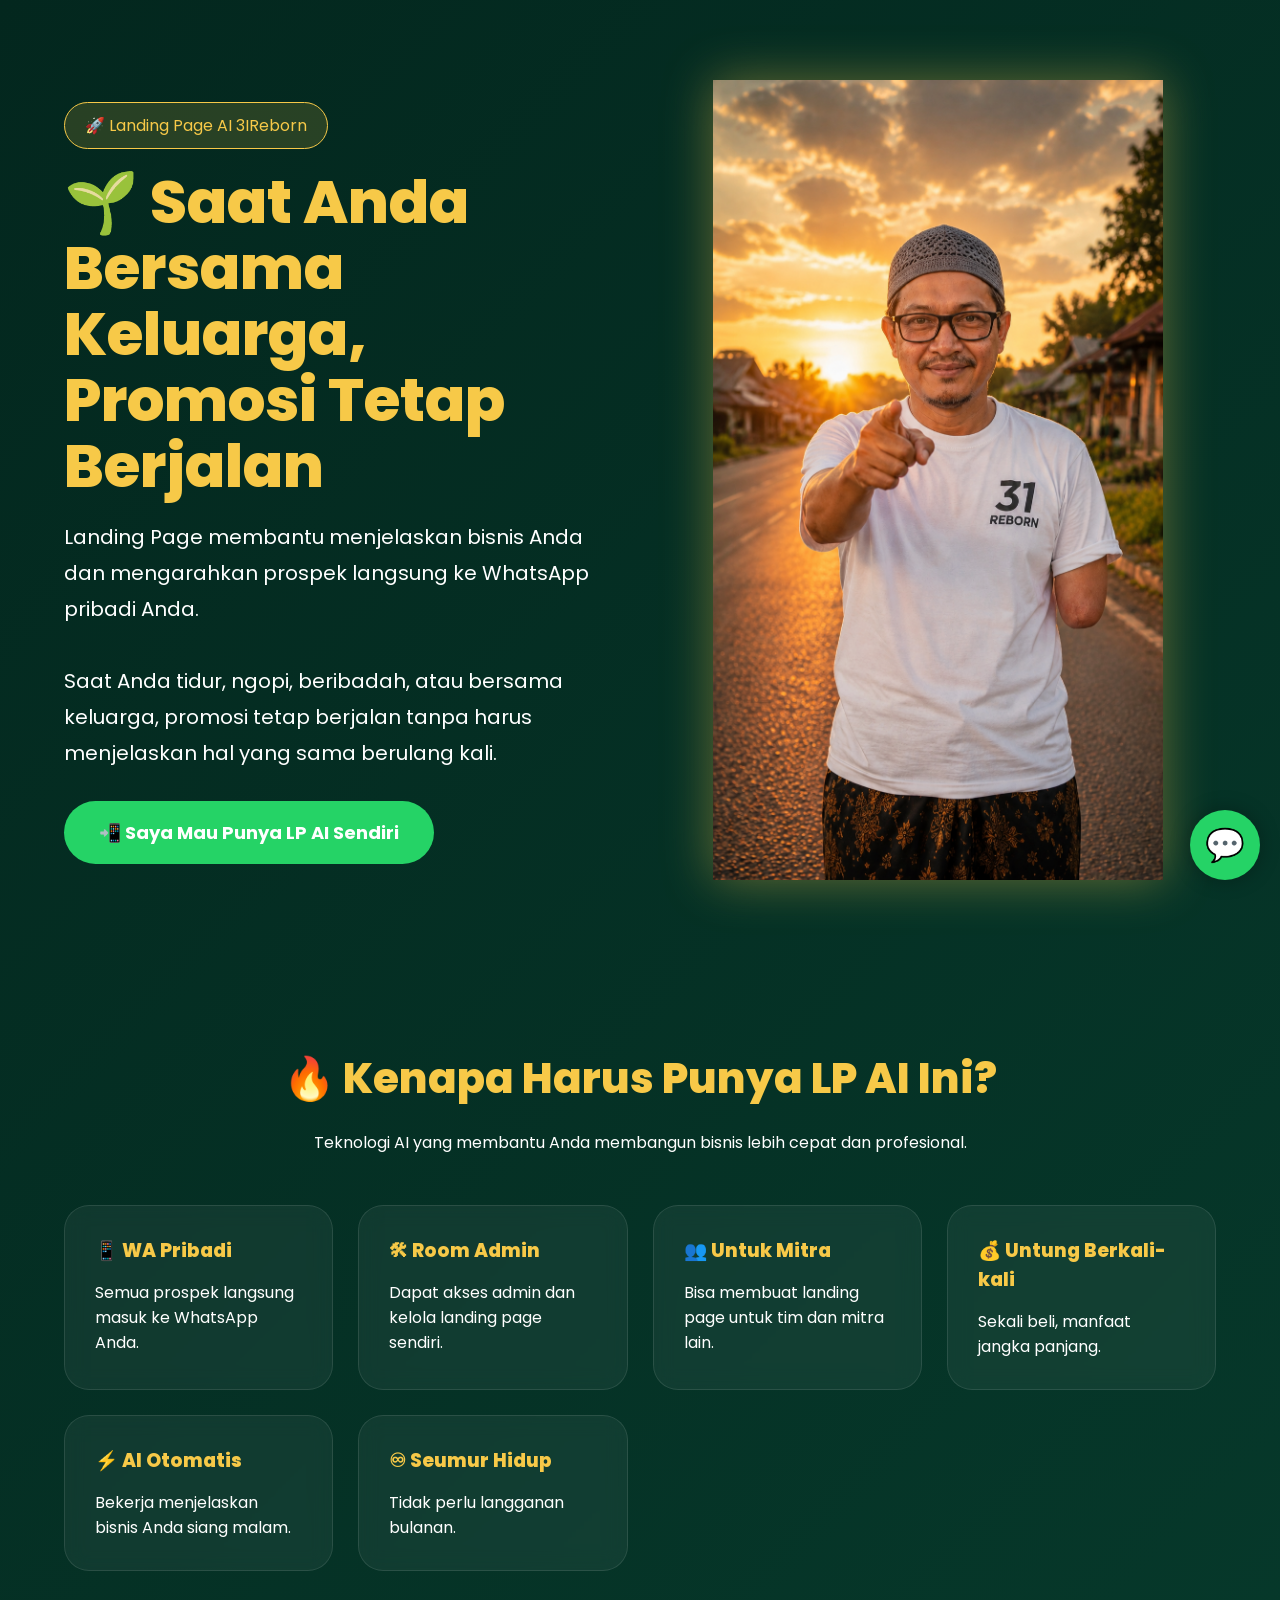
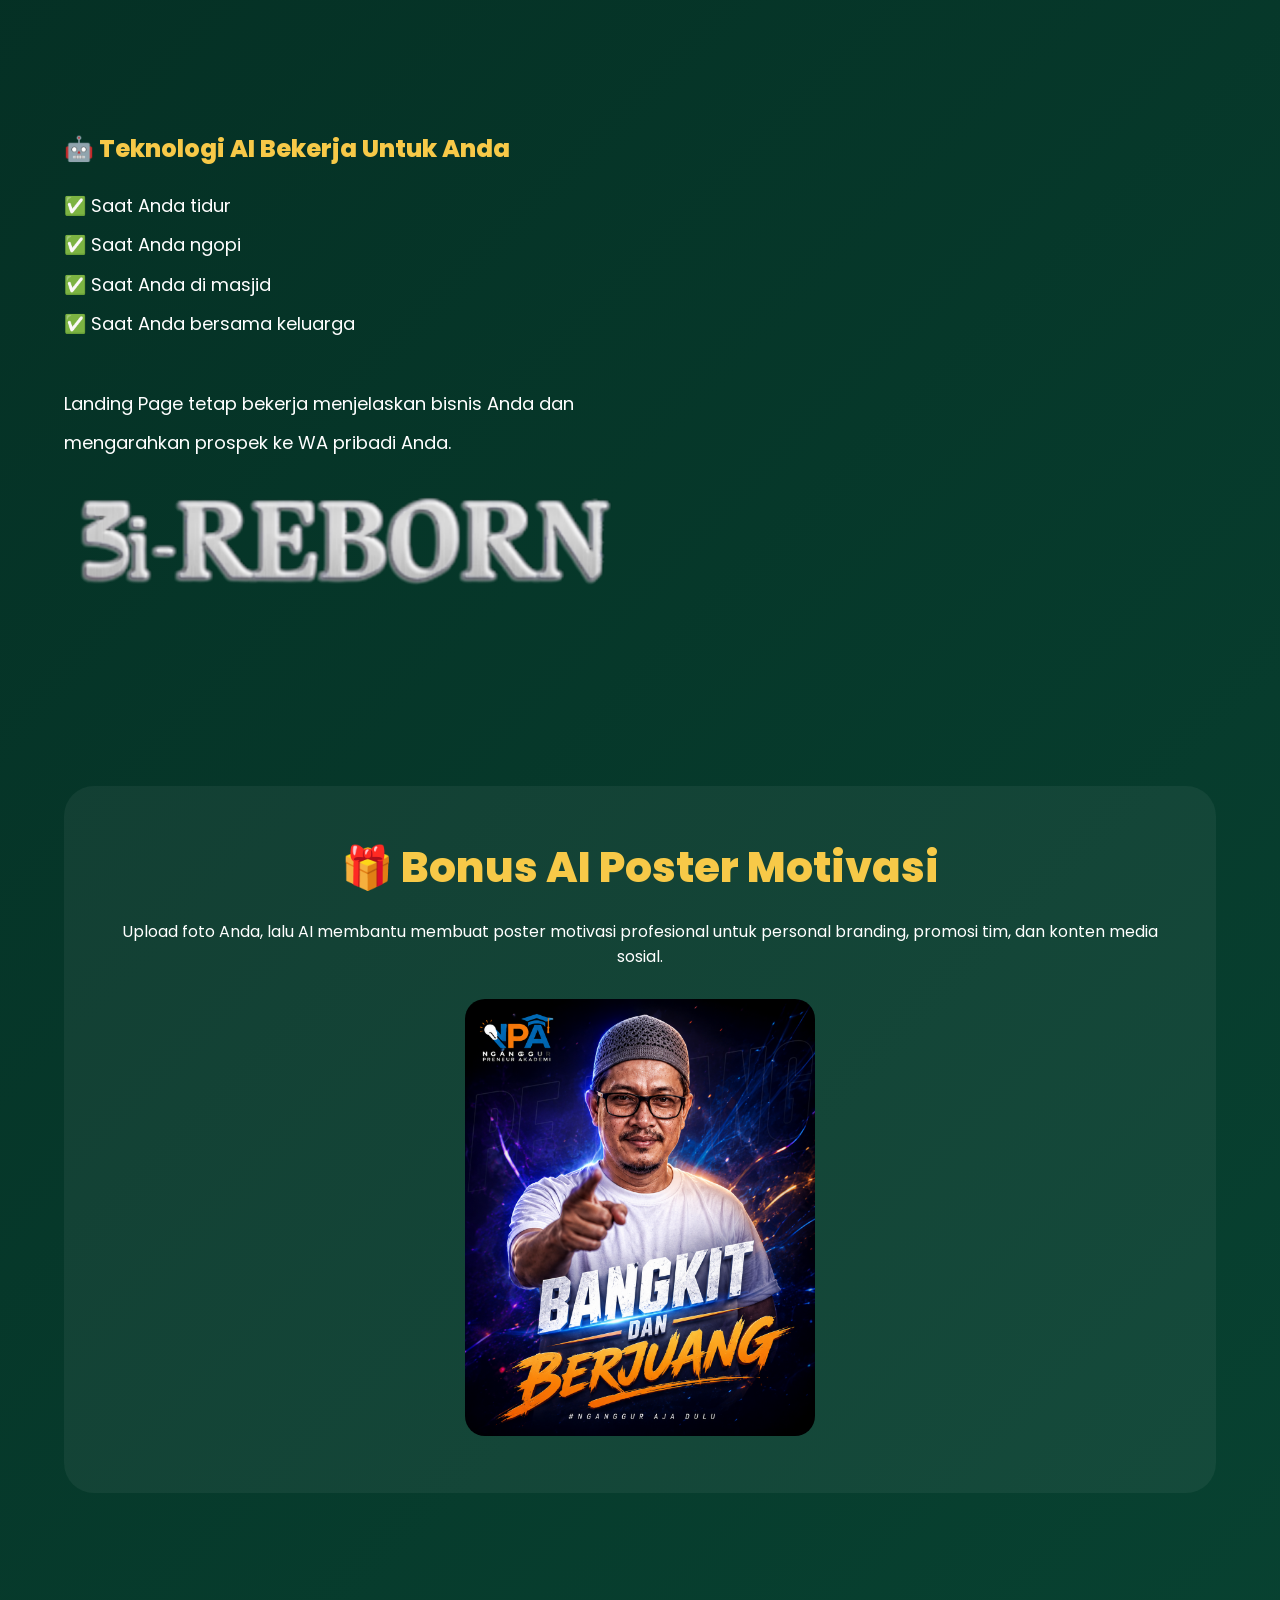
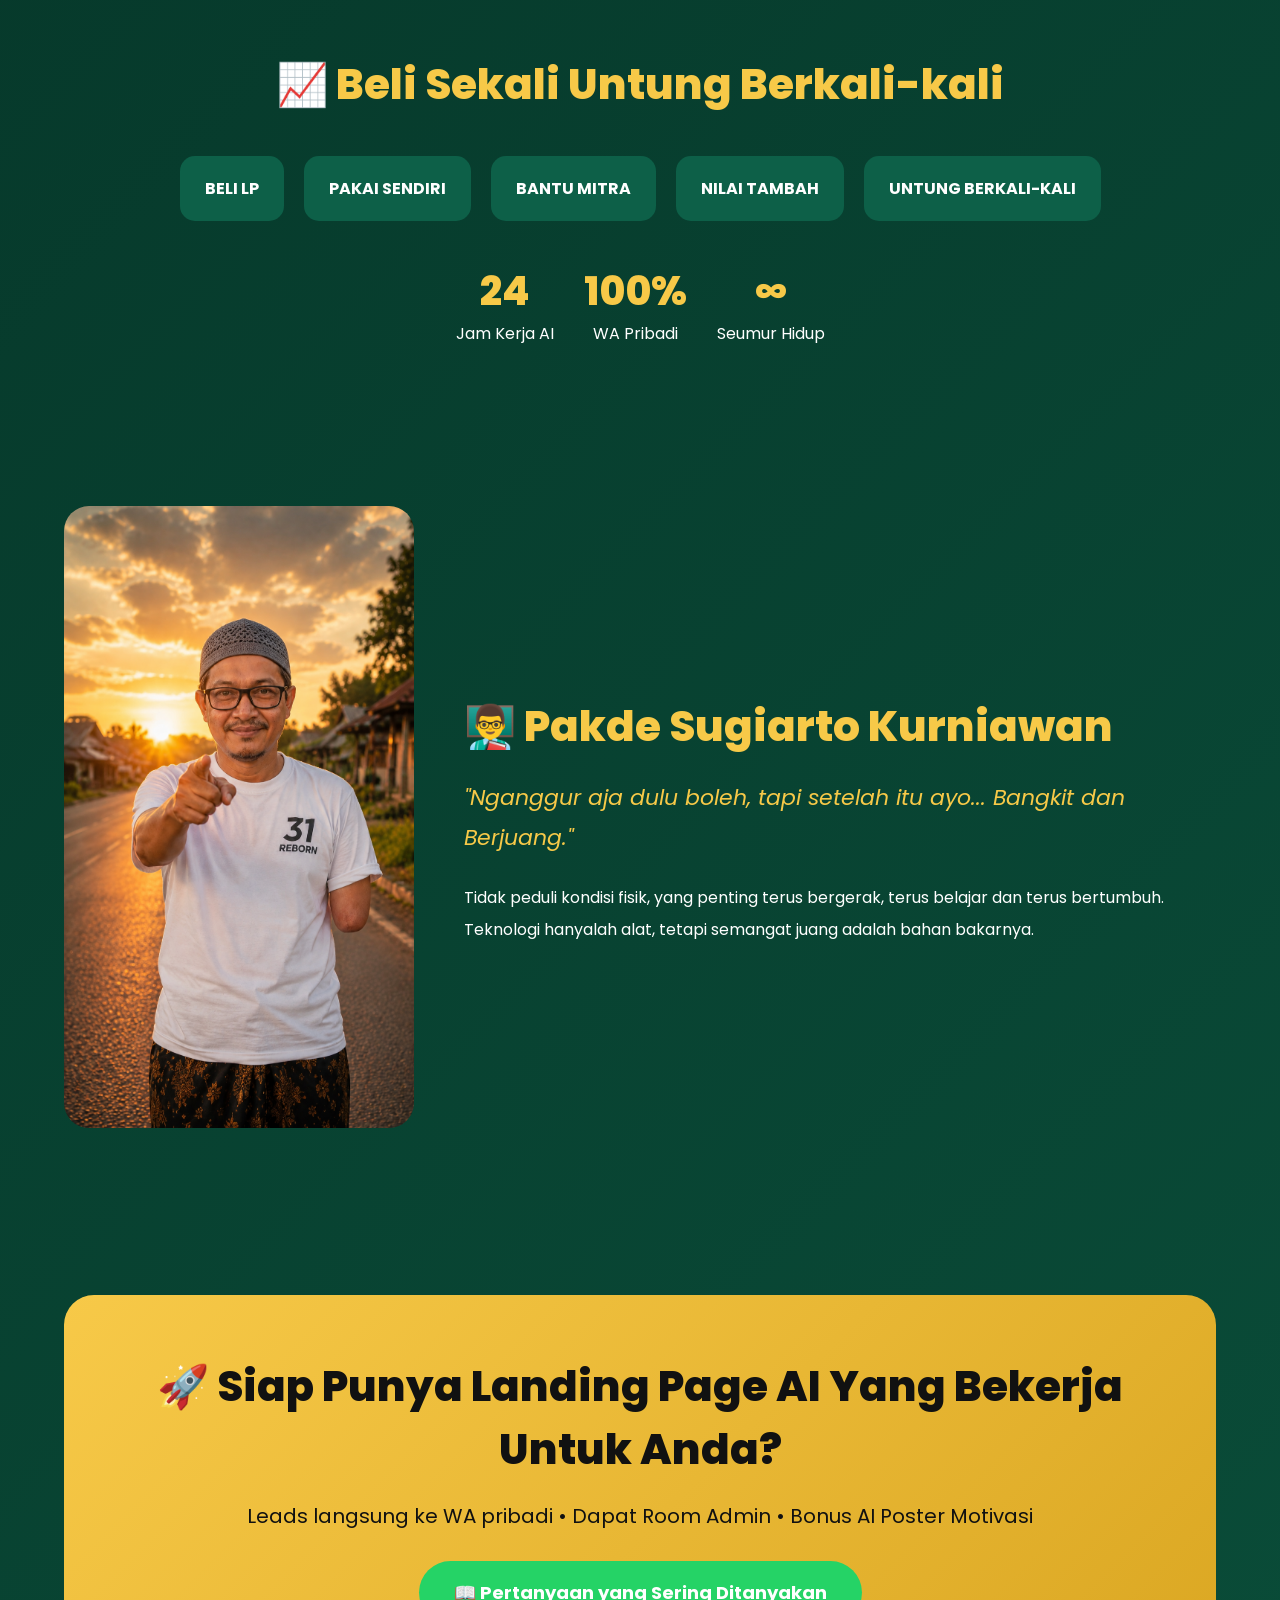
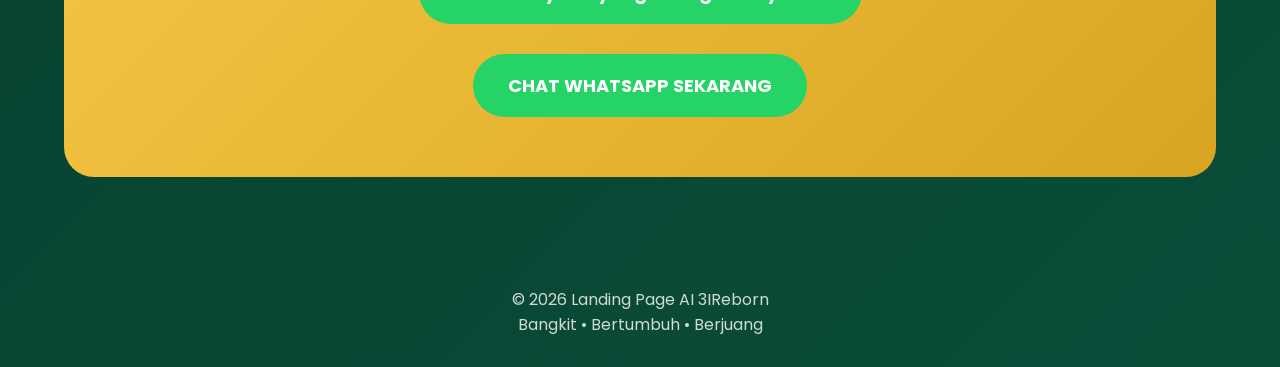
<file: index.html>
<!DOCTYPE html><html lang="id">
<head>
<meta charset="UTF-8">
<meta name="viewport" content="width=device-width, initial-scale=1.0"><title>Landing Page AI 3IReborn | Pakde Sugiarto</title><link href="https://fonts.googleapis.com/css2?family=Poppins:wght@300;400;500;600;700;800&display=swap" rel="stylesheet"><style>

:root{
--gold:#f7c948;
--green:#053b2d;
--green2:#0b5d45;
--white:#ffffff;
}

*{
margin:0;
padding:0;
box-sizing:border-box;
font-family:'Poppins',sans-serif;
}

html{
scroll-behavior:smooth;
}

body{
background:linear-gradient(135deg,#03271e,#0a4d39);
color:white;
overflow-x:hidden;
}

.container{
width:90%;
max-width:1200px;
margin:auto;
}

section{
padding:80px 0;
}

h1,h2,h3{
font-weight:800;
}

.hero{
min-height:100vh;
display:flex;
align-items:center;
}

.hero-content{
display:grid;
grid-template-columns:1fr 1fr;
gap:40px;
align-items:center;
}

.badge{
display:inline-block;
background:rgba(247,201,72,.15);
border:1px solid var(--gold);
padding:10px 20px;
border-radius:50px;
color:var(--gold);
margin-bottom:20px;
}

.hero h1{
font-size:60px;
line-height:1.1;
color:var(--gold);
margin-bottom:20px;
}

.hero p{
font-size:20px;
line-height:1.8;
}

.hero-img{
text-align:center;
}

.hero-img img{
max-width:450px;
width:100%;
filter:drop-shadow(0 0 25px rgba(247,201,72,.4));
}

.btn{
display:inline-block;
margin-top:30px;
padding:18px 35px;
background:#25D366;
color:white;
text-decoration:none;
border-radius:60px;
font-weight:700;
font-size:18px;
transition:.3s;
}

.btn:hover{
transform:translateY(-4px);
}

.section-title{
text-align:center;
font-size:42px;
margin-bottom:20px;
color:var(--gold);
}

.section-sub{
text-align:center;
max-width:800px;
margin:auto;
margin-bottom:50px;
}

.grid{
display:grid;
grid-template-columns:repeat(auto-fit,minmax(250px,1fr));
gap:25px;
}

.card{
background:rgba(255,255,255,.05);
backdrop-filter:blur(10px);
padding:30px;
border-radius:25px;
border:1px solid rgba(255,255,255,.1);
transition:.3s;
}

.card:hover{
transform:translateY(-8px);
}

.card h3{
margin-bottom:15px;
color:var(--gold);
}

.ai-box{
display:grid;
grid-template-columns:1fr 1fr;
gap:40px;
align-items:center;
}

.ai-image img{
width:100%;
border-radius:25px;
}

.list{
line-height:2.2;
font-size:18px;
}

.bonus{
background:rgba(255,255,255,.05);
border-radius:30px;
padding:50px;
text-align:center;
}

.bonus img{
max-width:350px;
width:100%;
border-radius:20px;
margin-top:30px;
}

.flow{
display:flex;
justify-content:center;
flex-wrap:wrap;
gap:20px;
margin-top:40px;
}

.flow-box{
background:#0d6048;
padding:20px 25px;
border-radius:15px;
font-weight:700;
}

.profile{
display:grid;
grid-template-columns:350px 1fr;
gap:50px;
align-items:center;
}

.profile img{
width:100%;
border-radius:25px;
}

.quote{
font-size:22px;
font-style:italic;
color:var(--gold);
line-height:1.8;
}

.cta{
text-align:center;
background:linear-gradient(135deg,#f7c948,#d9a520);
color:#111;
border-radius:30px;
padding:60px;
}

.cta h2{
font-size:42px;
margin-bottom:20px;
}

.cta p{
font-size:20px;
}

.footer{
padding:30px;
text-align:center;
opacity:.8;
}

.floating-wa{
position:fixed;
right:20px;
bottom:20px;
width:70px;
height:70px;
background:#25D366;
border-radius:50%;
display:flex;
justify-content:center;
align-items:center;
font-size:32px;
text-decoration:none;
color:white;
box-shadow:0 0 20px rgba(0,0,0,.3);
z-index:999;
}

.counter{
display:flex;
justify-content:center;
gap:30px;
margin-top:40px;
}

.counter-box{
text-align:center;
}

.counter-box h3{
font-size:40px;
color:var(--gold);
}

@media(max-width:900px){

.hero-content,
.ai-box,
.profile{
grid-template-columns:1fr;
}

.hero{
padding-top:50px;
}

.hero h1{
font-size:42px;
}

.section-title{
font-size:32px;
}

.cta h2{
font-size:30px;
}

}

</style></head><body><a class="floating-wa"
href="https://wa.me/6282240001731"
target="_blank">
💬
</a>

<section class="hero">
<div class="container"><div class="hero-content"><div><div class="badge">
🚀 Landing Page AI 3IReborn
</div><h1>
  🌱 Saat Anda Bersama Keluarga,<br>Promosi Tetap Berjalan</h1>
<p>

Landing Page membantu menjelaskan bisnis Anda dan mengarahkan prospek langsung ke WhatsApp pribadi Anda.
<br><br>
Saat Anda tidur, ngopi, beribadah, atau bersama keluarga, promosi tetap berjalan tanpa harus menjelaskan hal yang sama berulang kali.

</p><a href="https://wa.me/6282240001731" class="btn">
  📲 Saya Mau Punya LP AI Sendiri
</a></div><div class="hero-img">
<img src="pakde.png" alt="Pakde Sugiarto">
</div></div></div>
</section><section><div class="container"><h2 class="section-title">
🔥 Kenapa Harus Punya LP AI Ini?
</h2><p class="section-sub">
Teknologi AI yang membantu Anda membangun bisnis lebih cepat dan profesional.
</p><div class="grid"><div class="card">
<h3>📱 WA Pribadi</h3>
<p>Semua prospek langsung masuk ke WhatsApp Anda.</p>
</div><div class="card">
<h3>🛠 Room Admin</h3>
<p>Dapat akses admin dan kelola landing page sendiri.</p>
</div><div class="card">
<h3>👥 Untuk Mitra</h3>
<p>Bisa membuat landing page untuk tim dan mitra lain.</p>
</div><div class="card">
<h3>💰 Untung Berkali-kali</h3>
<p>Sekali beli, manfaat jangka panjang.</p>
</div><div class="card">
<h3>⚡ AI Otomatis</h3>
<p>Bekerja menjelaskan bisnis Anda siang malam.</p>
</div><div class="card">
<h3>♾ Seumur Hidup</h3>
<p>Tidak perlu langganan bulanan.</p>
</div></div></div></section><section><div class="container"><div class="ai-box"><div><h2 style="color:#f7c948;margin-bottom:20px;">
🤖 Teknologi AI Bekerja Untuk Anda
</h2>

<div class="list">
✅ Saat Anda tidur<br>
✅ Saat Anda ngopi<br>
✅ Saat Anda di masjid<br>
✅ Saat Anda bersama keluarga<br><br>Landing Page tetap bekerja menjelaskan bisnis Anda dan mengarahkan prospek ke WA pribadi Anda.
</div>
<div class="ai-image">
<img src="logo.png" alt="Logo 3IReborn">
</div>
  </div>
</section>
</div></div></section><section><div class="container"><div class="bonus"><h2 class="section-title">
🎁 Bonus AI Poster Motivasi
</h2><p>
Upload foto Anda, lalu AI membantu membuat poster motivasi profesional untuk personal branding, promosi tim, dan konten media sosial.
</p><img src="bangkit-berjuang.png"></section><section><div class="container"><h2 class="section-title">
📈 Beli Sekali Untung Berkali-kali
</h2><div class="flow"><div class="flow-box">BELI LP</div>
<div class="flow-box">PAKAI SENDIRI</div>
<div class="flow-box">BANTU MITRA</div>
<div class="flow-box">NILAI TAMBAH</div>
<div class="flow-box">UNTUNG BERKALI-KALI</div></div><div class="counter"><div class="counter-box">
<h3>24</h3>
<p>Jam Kerja AI</p>
</div><div class="counter-box">
<h3>100%</h3>
<p>WA Pribadi</p>
</div><div class="counter-box">
<h3>∞</h3>
<p>Seumur Hidup</p>
</div></div></div></section><section><div class="container"><div class="profile"><div>
<img src="pakde.png">
</div><div><h2 class="section-title" style="text-align:left;">
👨‍🏫 Pakde Sugiarto Kurniawan
</h2><p class="quote">
"Nganggur aja dulu boleh,
tapi setelah itu ayo...
Bangkit dan Berjuang."
</p><br><p style="line-height:2;">
Tidak peduli kondisi fisik, yang penting terus bergerak,
terus belajar dan terus bertumbuh.
Teknologi hanyalah alat,
tetapi semangat juang adalah bahan bakarnya.
</p></div></div></div></section><section><div class="container"><div class="cta"><h2>
🚀 Siap Punya Landing Page AI Yang Bekerja Untuk Anda?
</h2><p>
Leads langsung ke WA pribadi • Dapat Room Admin • Bonus AI Poster Motivasi
  <a href="faq.html" class="btn">
📖 Pertanyaan yang Sering Ditanyakan
</a>

<br>
</p><a  href="https://wa.me/6282240001731?text=Halo%20Pakde%20🙏%0A%0ASaya%20tertarik%20memiliki%20Landing%20Page%20AI%203IReborn.%0A%0AMohon%20info%20lengkapnya." class="btn">
CHAT WHATSAPP SEKARANG
</a></div></div></section><div class="footer">
© 2026 Landing Page AI 3IReborn
<br>
Bangkit • Bertumbuh • Berjuang
</div></body>
</html>
</file>
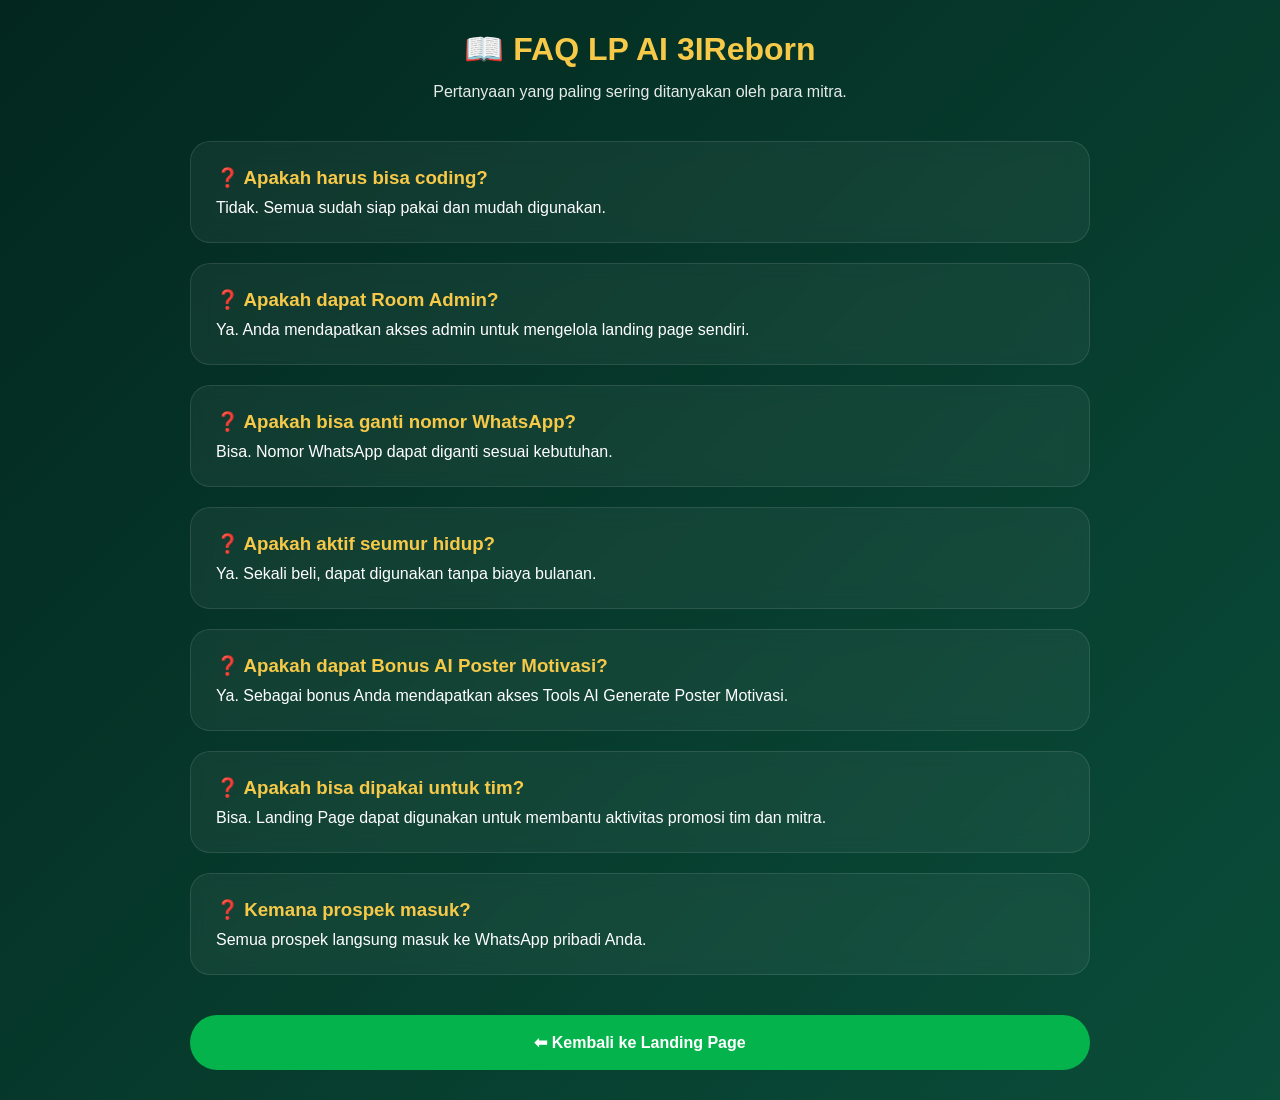
<file: faq.html>
<!DOCTYPE html>
<html lang="id">
<head>
<meta charset="UTF-8">
<meta name="viewport" content="width=device-width, initial-scale=1.0">

<title>FAQ LP AI 3IReborn</title>

<style>
*{
margin:0;
padding:0;
box-sizing:border-box;
font-family:Poppins,sans-serif;
}

body{
background:linear-gradient(135deg,#03271e,#0a4d39);
color:white;
padding:30px;
}

.container{
max-width:900px;
margin:auto;
}

h1{
text-align:center;
color:#f7c948;
margin-bottom:15px;
}

.subtitle{
text-align:center;
margin-bottom:40px;
opacity:.9;
}

.faq-item{
background:rgba(255,255,255,.05);
border:1px solid rgba(255,255,255,.1);
border-radius:20px;
padding:25px;
margin-bottom:20px;
backdrop-filter:blur(10px);
}

.faq-item h3{
color:#f7c948;
margin-bottom:10px;
}

.btn{
display:block;
text-align:center;
background:#05b34d;
color:white;
padding:18px;
border-radius:50px;
font-weight:bold;
text-decoration:none;
margin-top:40px;
}

.btn:hover{
opacity:.9;
}
</style>

</head>
<body>

<div class="container">

<h1>📖 FAQ LP AI 3IReborn</h1>

<p class="subtitle">
Pertanyaan yang paling sering ditanyakan oleh para mitra.
</p>

<div class="faq-item">
<h3>❓ Apakah harus bisa coding?</h3>
<p>Tidak. Semua sudah siap pakai dan mudah digunakan.</p>
</div>

<div class="faq-item">
<h3>❓ Apakah dapat Room Admin?</h3>
<p>Ya. Anda mendapatkan akses admin untuk mengelola landing page sendiri.</p>
</div>

<div class="faq-item">
<h3>❓ Apakah bisa ganti nomor WhatsApp?</h3>
<p>Bisa. Nomor WhatsApp dapat diganti sesuai kebutuhan.</p>
</div>

<div class="faq-item">
<h3>❓ Apakah aktif seumur hidup?</h3>
<p>Ya. Sekali beli, dapat digunakan tanpa biaya bulanan.</p>
</div>

<div class="faq-item">
<h3>❓ Apakah dapat Bonus AI Poster Motivasi?</h3>
<p>Ya. Sebagai bonus Anda mendapatkan akses Tools AI Generate Poster Motivasi.</p>
</div>

<div class="faq-item">
<h3>❓ Apakah bisa dipakai untuk tim?</h3>
<p>Bisa. Landing Page dapat digunakan untuk membantu aktivitas promosi tim dan mitra.</p>
</div>

<div class="faq-item">
<h3>❓ Kemana prospek masuk?</h3>
<p>Semua prospek langsung masuk ke WhatsApp pribadi Anda.</p>
</div>

<a href="index.html" class="btn">
⬅ Kembali ke Landing Page
</a>

</div>

</body>
</html>
</file>
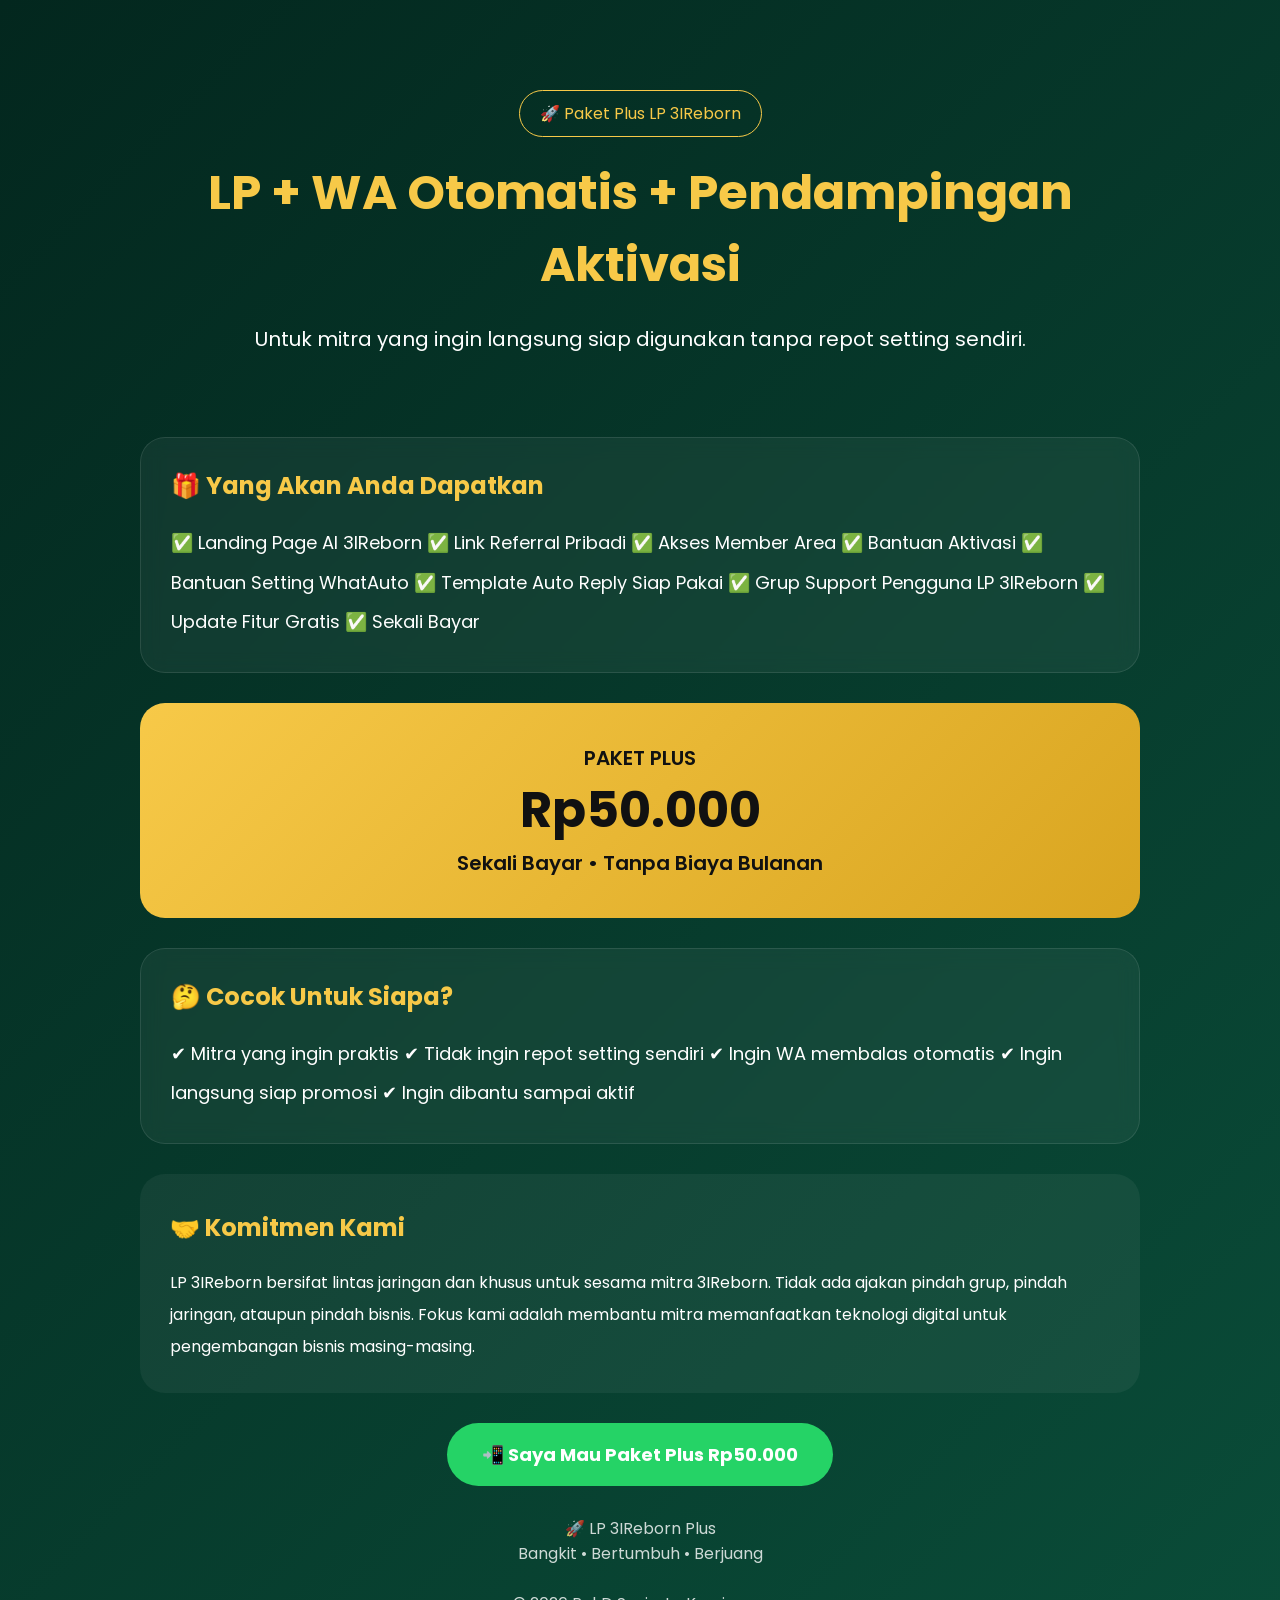
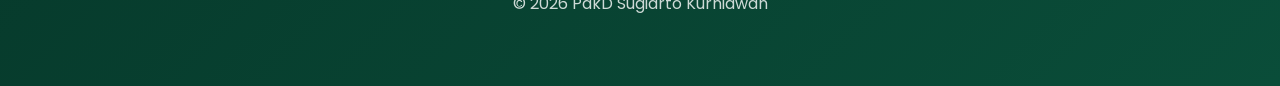
<file: plus.html>
<!DOCTYPE html>
<html lang="id">
<head>
<meta charset="UTF-8">
<meta name="viewport" content="width=device-width, initial-scale=1.0">

<title>Paket Plus LP 3IReborn</title>

<link href="https://fonts.googleapis.com/css2?family=Poppins:wght@300;400;500;600;700;800&display=swap" rel="stylesheet">

<style>

:root{
--gold:#f7c948;
--green:#053b2d;
--green2:#0b5d45;
--white:#ffffff;
}

*{
margin:0;
padding:0;
box-sizing:border-box;
font-family:'Poppins',sans-serif;
}

body{
background:linear-gradient(135deg,#03271e,#0a4d39);
color:white;
}

.container{
width:90%;
max-width:1000px;
margin:auto;
padding:40px 0;
}

.hero{
text-align:center;
padding:50px 0;
}

.hero h1{
font-size:48px;
color:var(--gold);
margin-bottom:20px;
}

.hero p{
font-size:20px;
line-height:1.8;
max-width:800px;
margin:auto;
}

.badge{
display:inline-block;
padding:10px 20px;
border:1px solid var(--gold);
border-radius:50px;
color:var(--gold);
margin-bottom:20px;
}

.card{
background:rgba(255,255,255,.05);
padding:30px;
border-radius:25px;
margin-top:30px;
backdrop-filter:blur(10px);
border:1px solid rgba(255,255,255,.1);
}

.card h2{
color:var(--gold);
margin-bottom:20px;
}

.list{
line-height:2.2;
font-size:18px;
}

.price{
text-align:center;
background:linear-gradient(135deg,#f7c948,#d9a520);
color:#111;
padding:40px;
border-radius:25px;
margin-top:30px;
}

.price h2{
font-size:50px;
}

.price p{
font-size:20px;
font-weight:600;
}

.commitment{
background:rgba(255,255,255,.05);
padding:30px;
border-radius:25px;
margin-top:30px;
line-height:2;
}

.btn{
display:inline-block;
margin-top:30px;
padding:18px 35px;
background:#25D366;
color:white;
text-decoration:none;
border-radius:60px;
font-weight:700;
font-size:18px;
}

.center{
text-align:center;
}

.footer{
text-align:center;
padding:30px;
opacity:.8;
}

@media(max-width:768px){

.hero h1{
font-size:36px;
}

.price h2{
font-size:40px;
}

}

</style>
</head>

<body>

<div class="container">

<div class="hero">

<div class="badge">
🚀 Paket Plus LP 3IReborn
</div>

<h1>
LP + WA Otomatis + Pendampingan Aktivasi
</h1>

<p>
Untuk mitra yang ingin langsung siap digunakan tanpa repot setting sendiri.
</p>

</div>

<div class="card">

<h2>🎁 Yang Akan Anda Dapatkan</h2>

<div class="list">

✅ Landing Page AI 3IReborn

✅ Link Referral Pribadi

✅ Akses Member Area

✅ Bantuan Aktivasi

✅ Bantuan Setting WhatAuto

✅ Template Auto Reply Siap Pakai

✅ Grup Support Pengguna LP 3IReborn

✅ Update Fitur Gratis

✅ Sekali Bayar

</div>

</div>

<div class="price">

<p>PAKET PLUS</p>

<h2>Rp50.000</h2>

<p>Sekali Bayar • Tanpa Biaya Bulanan</p>

</div>

<div class="card">

<h2>🤔 Cocok Untuk Siapa?</h2>

<div class="list">

✔ Mitra yang ingin praktis

✔ Tidak ingin repot setting sendiri

✔ Ingin WA membalas otomatis

✔ Ingin langsung siap promosi

✔ Ingin dibantu sampai aktif

</div>

</div>

<div class="commitment">

<h2 style="color:#f7c948;margin-bottom:15px;">
🤝 Komitmen Kami
</h2>

LP 3IReborn bersifat lintas jaringan dan khusus untuk sesama mitra 3IReborn.

Tidak ada ajakan pindah grup, pindah jaringan, ataupun pindah bisnis.

Fokus kami adalah membantu mitra memanfaatkan teknologi digital untuk pengembangan bisnis masing-masing.

</div>

<div class="center">

<a class="btn"
href="https://wa.me/6282240001731?text=Halo%20Pakde%20🙏%0A%0ASaya%20tertarik%20dengan%20Paket%20Plus%20LP%203IReborn%20Rp50.000.%0A%0AMohon%20info%20cara%20aktivasinya."
target="_blank">

📲 Saya Mau Paket Plus Rp50.000

</a>

</div>

<div class="footer">

🚀 LP 3IReborn Plus<br>
Bangkit • Bertumbuh • Berjuang<br><br>

© 2026 PakD Sugiarto Kurniawan

</div>

</div>

</body>
</html>
</file>
